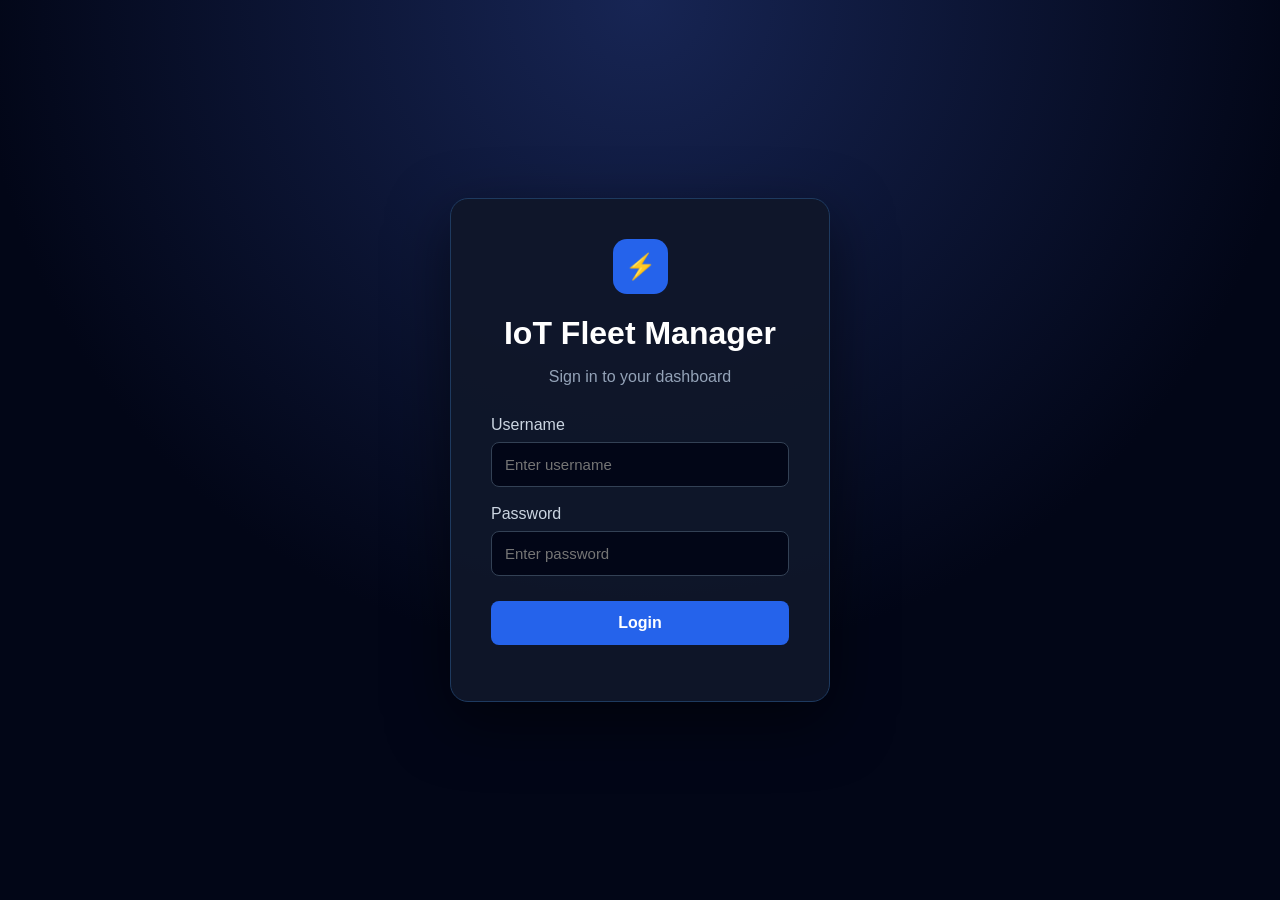
<file: frontend/index.html>
<!DOCTYPE html>
<html lang="en">

<head>
    <meta charset="UTF-8">
    <meta name="viewport" content="width=device-width, initial-scale=1.0">

    <title>IoT Fleet Manager</title>

    <link rel="stylesheet" href="style.css">
</head>

<body>

    <!-- ================= HEADER ================= -->

    <header class="topbar">

        <div class="brand">

            <div class="brand-icon">
                ⌁
            </div>

            <div>

                <h2>
                    IoT Fleet Manager
                </h2>

                <button
                    onclick="logout()"
                    class="logout-btn"
                >
                    Logout
                </button>

            </div>

        </div>


        <nav>

            <a
                class="active"
                href="index.html"
            >
                Dashboard
            </a>

            <a href="#devices">
                Devices
            </a>

            <a href="#analytics">
                Analytics
            </a>

            <a href="#settings">
                Settings
            </a>

        </nav>


        <div class="system-status">

            <span class="system-dot"></span>

            System Online

        </div>

    </header>


    <!-- ================= MAIN ================= -->

    <main>


        <!-- ================= PAGE HEADING ================= -->

        <section class="page-heading">

            <div>

                <p class="eyebrow">
                    FLEET OVERVIEW
                </p>

                <h1>
                    Dashboard
                </h1>

                <p class="subtitle">
                    Monitor your IoT devices and live telemetry in real-time.
                </p>

            </div>


            <div class="refresh-info">

                <span class="live-dot"></span>

                Live updates every 3 seconds

            </div>

        </section>



        <!-- ================= SUMMARY ================= -->

        <section class="summary">


            <!-- TOTAL DEVICES -->

            <div class="summary-card">

                <div class="summary-icon blue">
                    ◈
                </div>

                <div>

                    <span>
                        Total Devices
                    </span>

                    <strong id="total-devices">
                        0
                    </strong>

                </div>

            </div>


            <!-- ONLINE -->

            <div class="summary-card">

                <div class="summary-icon green">
                    ✓
                </div>

                <div>

                    <span>
                        Online
                    </span>

                    <strong
                        id="online-devices"
                        class="online-number"
                    >
                        0
                    </strong>

                </div>

            </div>


            <!-- OFFLINE -->

            <div class="summary-card">

                <div class="summary-icon red">
                    !
                </div>

                <div>

                    <span>
                        Offline
                    </span>

                    <strong
                        id="offline-devices"
                        class="offline-number"
                    >
                        0
                    </strong>

                </div>

            </div>

        </section>



        <!-- ================= DEVICES ================= -->

        <section
            id="devices"
            class="devices-section"
        >


            <div class="section-heading">


                <div>

                    <h2>
                        Registered Devices
                    </h2>

                    <p>
                        Live status and latest telemetry from your fleet
                    </p>

                </div>


                <div
                    style="
                        display: flex;
                        align-items: center;
                        gap: 12px;
                    "
                >

                    <button
                        class="add-device-btn"
                        onclick="openAddDeviceForm()"
                    >
                        + Add Device
                    </button>


                    <div
                        class="device-count"
                        id="device-count"
                    >
                        0 devices
                    </div>

                </div>

            </div>



            <!-- DEVICE CARDS -->

            <div
                id="device-container"
                class="device-grid"
            >

                <div class="loading-card">

                    <div class="loader"></div>

                    <span>
                        Loading devices...
                    </span>

                </div>

            </div>

        </section>

    </main>



    <!-- ================================================= -->
    <!-- ADD DEVICE MODAL -->
    <!-- ================================================= -->

    <div
        id="add-device-modal"
        class="modal hidden"
    >

        <div class="modal-content">


            <!-- MODAL HEADER -->

            <div class="modal-header">

                <div>

                    <p class="eyebrow">
                        DEVICE MANAGEMENT
                    </p>

                    <h2>
                        Register New Device
                    </h2>

                </div>


                <button
                    class="close-btn"
                    onclick="closeAddDeviceForm()"
                >
                    ×
                </button>

            </div>



            <!-- DEVICE FORM -->

            <form id="add-device-form">


                <!-- DEVICE ID -->

                <label for="device-id">
                    Device ID
                </label>

                <input
                    type="text"
                    id="device-id"
                    placeholder="ESP32-004"
                    required
                >



                <!-- DEVICE NAME -->

                <label for="device-name">
                    Name
                </label>

                <input
                    type="text"
                    id="device-name"
                    placeholder="Temperature Sensor 4"
                    required
                >



                <!-- DEVICE TYPE -->

                <label for="device-type">
                    Device Type
                </label>

                <input
                    type="text"
                    id="device-type"
                    placeholder="temperature_sensor"
                    required
                >



                <!-- LOCATION -->

                <label for="device-location">
                    Location
                </label>

                <input
                    type="text"
                    id="device-location"
                    placeholder="Plant-1"
                >



                <!-- FIRMWARE -->

                <label for="firmware-version">
                    Firmware Version
                </label>

                <input
                    type="text"
                    id="firmware-version"
                    placeholder="1.0.0"
                >



                <!-- MESSAGE -->

                <p
                    id="device-form-message"
                ></p>



                <!-- REGISTER BUTTON -->

                <button
                    type="submit"
                    class="register-btn"
                >
                    Register Device
                </button>

            </form>

        </div>

    </div>



    <!-- ================= JAVASCRIPT ================= -->

    <script src="app.js"></script>

</body>

</html>
</file>
<file: frontend/style.css>
/* =========================================
   GLOBAL
========================================= */

* {
    box-sizing: border-box;
}

html {
    scroll-behavior: smooth;
}

body {
    margin: 0;

    font-family:
        Inter,
        -apple-system,
        BlinkMacSystemFont,
        "Segoe UI",
        Arial,
        sans-serif;

    color: #e5e7eb;

    background:
        radial-gradient(
            circle at 10% 0%,
            rgba(37, 99, 235, 0.14),
            transparent 30%
        ),
        radial-gradient(
            circle at 90% 10%,
            rgba(124, 58, 237, 0.12),
            transparent 28%
        ),
        #060b1a;

    min-height: 100vh;
}


/* =========================================
   TOP NAVBAR
========================================= */

.topbar {

    height: 64px;

    padding: 0 32px;

    display: flex;
    align-items: center;

    border-bottom:
        1px solid rgba(148, 163, 184, 0.12);

    background:
        rgba(5, 10, 25, 0.88);

    backdrop-filter: blur(16px);

    position: sticky;
    top: 0;

    z-index: 100;
}


/* Brand */

.brand {

    display: flex;
    align-items: center;

    gap: 10px;

    min-width: 230px;
}

.brand-icon {

    width: 32px;
    height: 32px;

    display: flex;
    align-items: center;
    justify-content: center;

    border-radius: 9px;

    color: #38bdf8;

    font-size: 25px;

    background:
        linear-gradient(
            135deg,
            rgba(14, 165, 233, 0.18),
            rgba(37, 99, 235, 0.08)
        );

    border:
        1px solid rgba(56, 189, 248, 0.25);
}

.brand h2 {

    margin: 0;

    font-size: 15px;

    color: #f8fafc;

    font-weight: 700;
}


/* Navigation */

nav {

    display: flex;

    align-items: center;

    gap: 26px;

    flex: 1;
}

nav a {

    color: #64748b;

    text-decoration: none;

    font-size: 12px;

    font-weight: 600;

    transition: 0.2s;
}

nav a:hover {
    color: #cbd5e1;
}

nav a.active {
    color: #e0f2fe;
}


/* System status */

.system-status {

    display: flex;

    align-items: center;

    gap: 7px;

    padding: 6px 11px;

    border-radius: 999px;

    color: #4ade80;

    background:
        rgba(34, 197, 94, 0.08);

    border:
        1px solid rgba(34, 197, 94, 0.20);

    font-size: 10px;

    font-weight: 600;
}

.system-dot,
.live-dot {

    width: 6px;
    height: 6px;

    border-radius: 50%;

    background: #22c55e;

    box-shadow:
        0 0 8px rgba(34, 197, 94, 0.8);
}


/* =========================================
   MAIN
========================================= */

main {

    max-width: 1450px;

    margin: auto;

    padding: 38px 40px 60px;
}


/* =========================================
   PAGE HEADING
========================================= */

.page-heading {

    display: flex;

    align-items: flex-end;

    justify-content: space-between;

    margin-bottom: 28px;
}

.eyebrow {

    margin: 0 0 7px;

    color: #38bdf8;

    font-size: 10px;

    font-weight: 700;

    letter-spacing: 1.4px;
}

.page-heading h1 {

    margin: 0;

    font-size: 30px;

    color: #f8fafc;

    letter-spacing: -0.5px;
}

.subtitle {

    margin: 7px 0 0;

    color: #64748b;

    font-size: 13px;
}

.refresh-info {

    display: flex;

    align-items: center;

    gap: 8px;

    color: #64748b;

    font-size: 11px;

    padding-bottom: 4px;
}


/* =========================================
   SUMMARY CARDS
========================================= */

.summary {

    display: grid;

    grid-template-columns:
        repeat(3, minmax(180px, 260px));

    gap: 16px;

    margin-bottom: 34px;
}

.summary-card {

    display: flex;

    align-items: center;

    gap: 15px;

    padding: 18px;

    border-radius: 15px;

    background:
        linear-gradient(
            145deg,
            rgba(15, 27, 55, 0.92),
            rgba(8, 16, 35, 0.92)
        );

    border:
        1px solid rgba(96, 165, 250, 0.14);

    box-shadow:
        0 12px 30px rgba(0, 0, 0, 0.22);

    transition: 0.2s;
}

.summary-card:hover {

    transform: translateY(-2px);

    border-color:
        rgba(56, 189, 248, 0.3);
}

.summary-card span {

    display: block;

    color: #94a3b8;

    font-size: 11px;

    margin-bottom: 5px;
}

.summary-card strong {

    color: #f8fafc;

    font-size: 26px;

    line-height: 1;
}

.online-number {
    color: #4ade80 !important;
}

.offline-number {
    color: #f87171 !important;
}


/* Summary icons */

.summary-icon {

    width: 42px;
    height: 42px;

    display: flex;

    align-items: center;
    justify-content: center;

    border-radius: 12px;

    font-size: 18px;

    font-weight: 700;
}

.summary-icon.blue {

    color: #38bdf8;

    background:
        rgba(14, 165, 233, 0.10);

    border:
        1px solid rgba(14, 165, 233, 0.18);
}

.summary-icon.green {

    color: #4ade80;

    background:
        rgba(34, 197, 94, 0.10);

    border:
        1px solid rgba(34, 197, 94, 0.18);
}

.summary-icon.red {

    color: #f87171;

    background:
        rgba(239, 68, 68, 0.10);

    border:
        1px solid rgba(239, 68, 68, 0.18);
}


/* =========================================
   DEVICE SECTION
========================================= */

.devices-section {

    margin-top: 10px;
}

.section-heading {

    display: flex;

    align-items: center;

    justify-content: space-between;

    margin-bottom: 18px;
}

.section-heading h2 {

    margin: 0;

    color: #f8fafc;

    font-size: 19px;
}

.section-heading p {

    margin: 5px 0 0;

    color: #64748b;

    font-size: 12px;
}

.device-count {

    color: #94a3b8;

    font-size: 11px;

    padding: 7px 11px;

    border-radius: 8px;

    background:
        rgba(30, 41, 59, 0.55);

    border:
        1px solid rgba(148, 163, 184, 0.10);
}


/* =========================================
   DEVICE GRID
========================================= */

.device-grid {

    display: grid;

    grid-template-columns:
        repeat(auto-fill, minmax(330px, 1fr));

    gap: 16px;
}


/* =========================================
   DEVICE CARD
========================================= */

.device-card {

    position: relative;

    padding: 20px;

    border-radius: 17px;

    background:
        linear-gradient(
            145deg,
            rgba(15, 29, 58, 0.96),
            rgba(7, 15, 32, 0.96)
        );

    border:
        1px solid rgba(96, 165, 250, 0.15);

    box-shadow:
        0 15px 40px rgba(0, 0, 0, 0.25);

    cursor: pointer;

    transition:
        transform 0.2s,
        border-color 0.2s,
        box-shadow 0.2s;

    overflow: hidden;
}


/* subtle top glow */

.device-card::before {

    content: "";

    position: absolute;

    top: 0;
    left: 20px;
    right: 20px;

    height: 1px;

    background:
        linear-gradient(
            90deg,
            transparent,
            rgba(56, 189, 248, 0.45),
            transparent
        );
}

.device-card:hover {

    transform: translateY(-4px);

    border-color:
        rgba(56, 189, 248, 0.35);

    box-shadow:
        0 20px 50px rgba(0, 0, 0, 0.38);
}


/* =========================================
   DEVICE HEADER
========================================= */

.device-header {

    display: flex;

    align-items: flex-start;

    justify-content: space-between;

    gap: 15px;

    margin-bottom: 5px;
}

.device-name {

    color: #f8fafc;

    font-size: 17px;

    font-weight: 700;

    line-height: 1.3;
}

.device-info {

    color: #64748b;

    font-size: 11px;

    margin-top: 5px;
}


/* =========================================
   STATUS
========================================= */

.status {

    flex-shrink: 0;

    padding: 5px 9px;

    border-radius: 999px;

    font-size: 9px;

    font-weight: 700;

    letter-spacing: 0.4px;
}

.status-online {

    color: #4ade80;

    background:
        rgba(34, 197, 94, 0.10);

    border:
        1px solid rgba(34, 197, 94, 0.28);

    box-shadow:
        0 0 14px rgba(34, 197, 94, 0.08);
}

.status-offline {

    color: #f87171;

    background:
        rgba(239, 68, 68, 0.10);

    border:
        1px solid rgba(239, 68, 68, 0.28);
}


/* =========================================
   TELEMETRY
========================================= */

.telemetry {

    display: grid;

    grid-template-columns: 1fr 1fr;

    gap: 9px;

    margin-top: 17px;
}

.metric {

    padding: 12px;

    border-radius: 11px;

    background:
        rgba(15, 23, 42, 0.72);

    border:
        1px solid rgba(148, 163, 184, 0.08);

    transition: 0.2s;
}

.device-card:hover .metric {

    border-color:
        rgba(96, 165, 250, 0.12);
}

.metric-label {

    display: block;

    color: #64748b;

    font-size: 10px;

    margin-bottom: 5px;
}

.metric-value {

    display: block;

    color: #e2e8f0;

    font-size: 15px;

    font-weight: 700;
}


/* Individual metric colors */

.metric:nth-child(1) .metric-value {
    color: #fb7185;
}

.metric:nth-child(2) .metric-value {
    color: #38bdf8;
}

.metric:nth-child(3) .metric-value {
    color: #4ade80;
}

.metric:nth-child(4) .metric-value {
    color: #c084fc;
}


/* =========================================
   DEVICE FOOTER
========================================= */

.device-footer {

    display: flex;

    justify-content: space-between;

    align-items: center;

    margin-top: 17px;

    padding-top: 13px;

    border-top:
        1px solid rgba(148, 163, 184, 0.08);
}

.device-type {

    color: #64748b;

    font-size: 10px;
}

.device-type strong {

    color: #94a3b8;

    font-weight: 500;
}

.last-seen {

    color: #64748b;

    font-size: 10px;

    text-align: right;
}


/* =========================================
   LOADING
========================================= */

.loading-card {

    grid-column: 1 / -1;

    min-height: 180px;

    display: flex;

    align-items: center;
    justify-content: center;

    flex-direction: column;

    gap: 13px;

    color: #64748b;

    font-size: 12px;

    border-radius: 16px;

    background:
        rgba(15, 23, 42, 0.65);

    border:
        1px solid rgba(148, 163, 184, 0.10);
}

.loader {

    width: 25px;
    height: 25px;

    border-radius: 50%;

    border:
        2px solid rgba(56, 189, 248, 0.15);

    border-top-color: #38bdf8;

    animation:
        spin 0.8s linear infinite;
}

@keyframes spin {

    to {
        transform: rotate(360deg);
    }
}


/* =========================================
   ERROR / EMPTY
========================================= */

.empty-box {

    grid-column: 1 / -1;

    text-align: center;

    padding: 50px;

    color: #64748b;

    border-radius: 16px;

    background:
        rgba(15, 23, 42, 0.65);

    border:
        1px solid rgba(148, 163, 184, 0.10);
}

.error-box {

    grid-column: 1 / -1;

    text-align: center;

    padding: 35px;

    color: #f87171;

    border-radius: 16px;

    background:
        rgba(127, 29, 29, 0.08);

    border:
        1px solid rgba(239, 68, 68, 0.18);
}


/* =========================================
   SCROLLBAR
========================================= */

::-webkit-scrollbar {

    width: 7px;
    height: 7px;
}

::-webkit-scrollbar-track {

    background: #060b1a;
}

::-webkit-scrollbar-thumb {

    background: #263653;

    border-radius: 10px;
}

::-webkit-scrollbar-thumb:hover {

    background: #3b82f6;
}


/* =========================================
   RESPONSIVE
========================================= */

@media (max-width: 900px) {

    .topbar {
        padding: 0 20px;
    }

    nav {
        gap: 15px;
    }

    .brand {
        min-width: 180px;
    }

    main {
        padding: 30px 20px 50px;
    }

    .summary {
        grid-template-columns:
            repeat(3, 1fr);
    }

    .page-heading {
        align-items: flex-start;
        gap: 20px;
        flex-direction: column;
    }
}


@media (max-width: 650px) {

    .topbar {
        height: auto;
        min-height: 64px;

        padding: 12px 16px;

        flex-wrap: wrap;

        gap: 12px;
    }

    nav {
        order: 3;

        width: 100%;

        justify-content: space-between;
    }

    .system-status {
        margin-left: auto;
    }

    .summary {
        grid-template-columns: 1fr;
    }

    .summary-card {
        max-width: none;
    }

    .device-grid {
        grid-template-columns: 1fr;
    }

    .section-heading {
        align-items: flex-start;

        gap: 10px;
    }

    .device-count {
        display: none;
    }
}

.add-device-btn {
    border: none;
    padding: 10px 18px;
    border-radius: 10px;
    cursor: pointer;
    font-weight: 600;
    font-size: 14px;
}

.modal {
    position: fixed;
    inset: 0;
    background: rgba(0, 0, 0, 0.55);

    display: flex;
    align-items: center;
    justify-content: center;

    z-index: 1000;
}

.modal.hidden {
    display: none;
}

.modal-content {
    width: 420px;
    max-width: 90%;

    padding: 28px;
    border-radius: 18px;

    background: white;
    box-shadow: 0 20px 60px rgba(0, 0, 0, 0.25);
}

.modal-header {
    display: flex;
    justify-content: space-between;
    align-items: flex-start;

    margin-bottom: 20px;
}

.modal-header h2 {
    margin: 0;
}

.close-btn {
    border: none;
    background: transparent;

    font-size: 28px;
    cursor: pointer;
}

#add-device-form {
    display: flex;
    flex-direction: column;
    gap: 8px;
}

#add-device-form input {
    padding: 11px 12px;

    border: 1px solid #ddd;
    border-radius: 8px;

    font-size: 14px;

    margin-bottom: 8px;
}

.register-btn {
    border: none;

    padding: 12px;

    border-radius: 9px;

    cursor: pointer;

    font-weight: 600;

    margin-top: 8px;
}

#device-form-message {
    min-height: 20px;
    font-size: 13px;
}
</file>
<file: frontend/login.css>
* {
    box-sizing: border-box;
}

body {
    margin: 0;
    min-height: 100vh;

    display: flex;
    justify-content: center;
    align-items: center;

    font-family: Arial, sans-serif;

    background:
        radial-gradient(circle at top, #172554, #020617 60%);
    color: white;
}

.login-container {
    width: 100%;
    max-width: 420px;
    padding: 20px;
}

.login-card {
    background: rgba(15, 23, 42, 0.95);

    border: 1px solid #1e3a5f;

    border-radius: 18px;

    padding: 40px;

    box-shadow:
        0 20px 60px rgba(0, 0, 0, 0.5);
}

.logo {
    width: 55px;
    height: 55px;

    display: flex;
    align-items: center;
    justify-content: center;

    margin: auto;

    border-radius: 14px;

    background: #2563eb;

    font-size: 25px;
}

h1 {
    text-align: center;
    margin-bottom: 8px;
}

.subtitle {
    text-align: center;
    color: #94a3b8;

    margin-bottom: 30px;
}

label {
    display: block;

    margin-bottom: 8px;
    margin-top: 18px;

    color: #cbd5e1;
}

input {
    width: 100%;

    padding: 13px;

    border-radius: 8px;

    border: 1px solid #334155;

    background: #020617;

    color: white;

    font-size: 15px;

    outline: none;
}

input:focus {
    border-color: #3b82f6;
}

button {
    width: 100%;

    margin-top: 25px;

    padding: 13px;

    border: none;

    border-radius: 8px;

    background: #2563eb;

    color: white;

    font-size: 16px;

    font-weight: bold;

    cursor: pointer;
}

button:hover {
    background: #1d4ed8;
}

#errorMessage {
    color: #f87171;

    text-align: center;

    margin-top: 15px;
}
</file>
